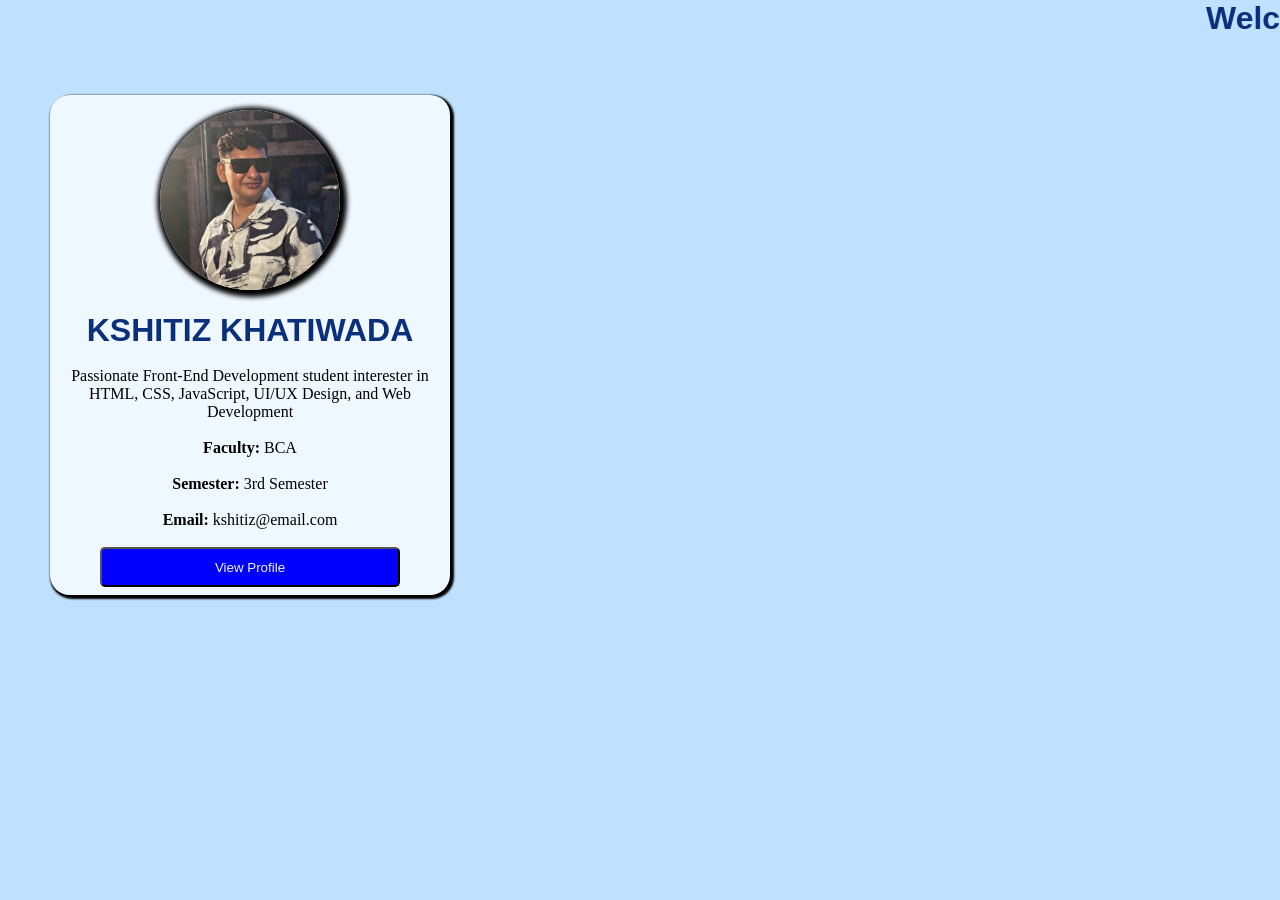
<file: CSS Class 1/index.html>
<!DOCTYPE html>
<html lang="en">
<head>
    <meta charset="UTF-8">
    <meta name="viewport" content="width=device-width, initial-scale=1.0">
    <title>Portfolio</title>
    <link rel="stylesheet" href="style.css">
</head>
<body>
    <h1><marquee>Welcome to my Porfolio hehehe</marquee></h1>
    <div class="container">
        <div class="image">
            <img src="./Img/IMG-Kshitiz-3.jpg" alt="Profile_Image" width="50px" height="50px">
        </div>

        <br>
        <h1>KSHITIZ KHATIWADA</h1><br>

        <p>Passionate Front-End Development student interester in HTML, CSS, JavaScript, UI/UX Design, and Web Development</p>
        
        <br>
        <p><strong>Faculty:</strong> BCA</p><br>
        <p><strong>Semester:</strong> 3rd Semester</p><br>
        <p><strong>Email:</strong> kshitiz@email.com</p><br>

        <div class="button">
            <button>View Profile</button>
        </div>
    </div>
</body>
</html>
</file>
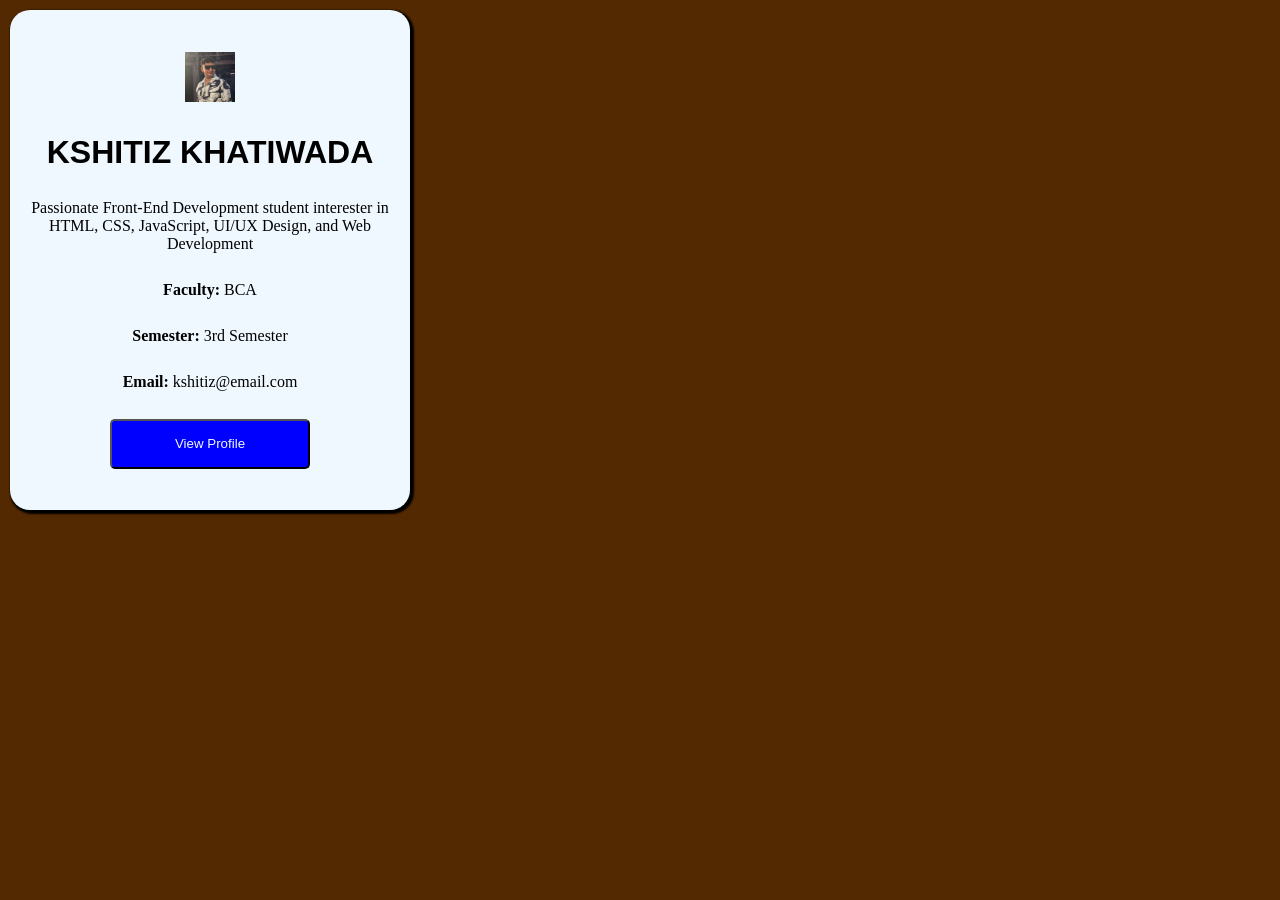
<file: CSS Class 2/index.html>
<!DOCTYPE html>
<html lang="en">
<head>
    <meta charset="UTF-8">
    <meta name="viewport" content="width=device-width, initial-scale=1.0">
    <title>Portfolio</title>
    <link rel="stylesheet" href="kshitiz.css">
</head>
<body>

    <div id="container">
        <div class="image">
            <img src="./Img/IMG-Kshitiz-3.jpg" alt="Profile_Image" width="50px" height="50px">
        </div>

        <br>
        <h1>KSHITIZ KHATIWADA</h1><br>

        <p>Passionate Front-End Development student interester in HTML, CSS, JavaScript, UI/UX Design, and Web Development</p>
        
        <br>
        <p><strong>Faculty:</strong> BCA</p><br>
        <p><strong>Semester:</strong> 3rd Semester</p><br>
        <p><strong>Email:</strong> kshitiz@email.com</p><br>

        <div class="button">
            <button>View Profile</button>
        </div>
    </div>

</body>
</html>
</file>
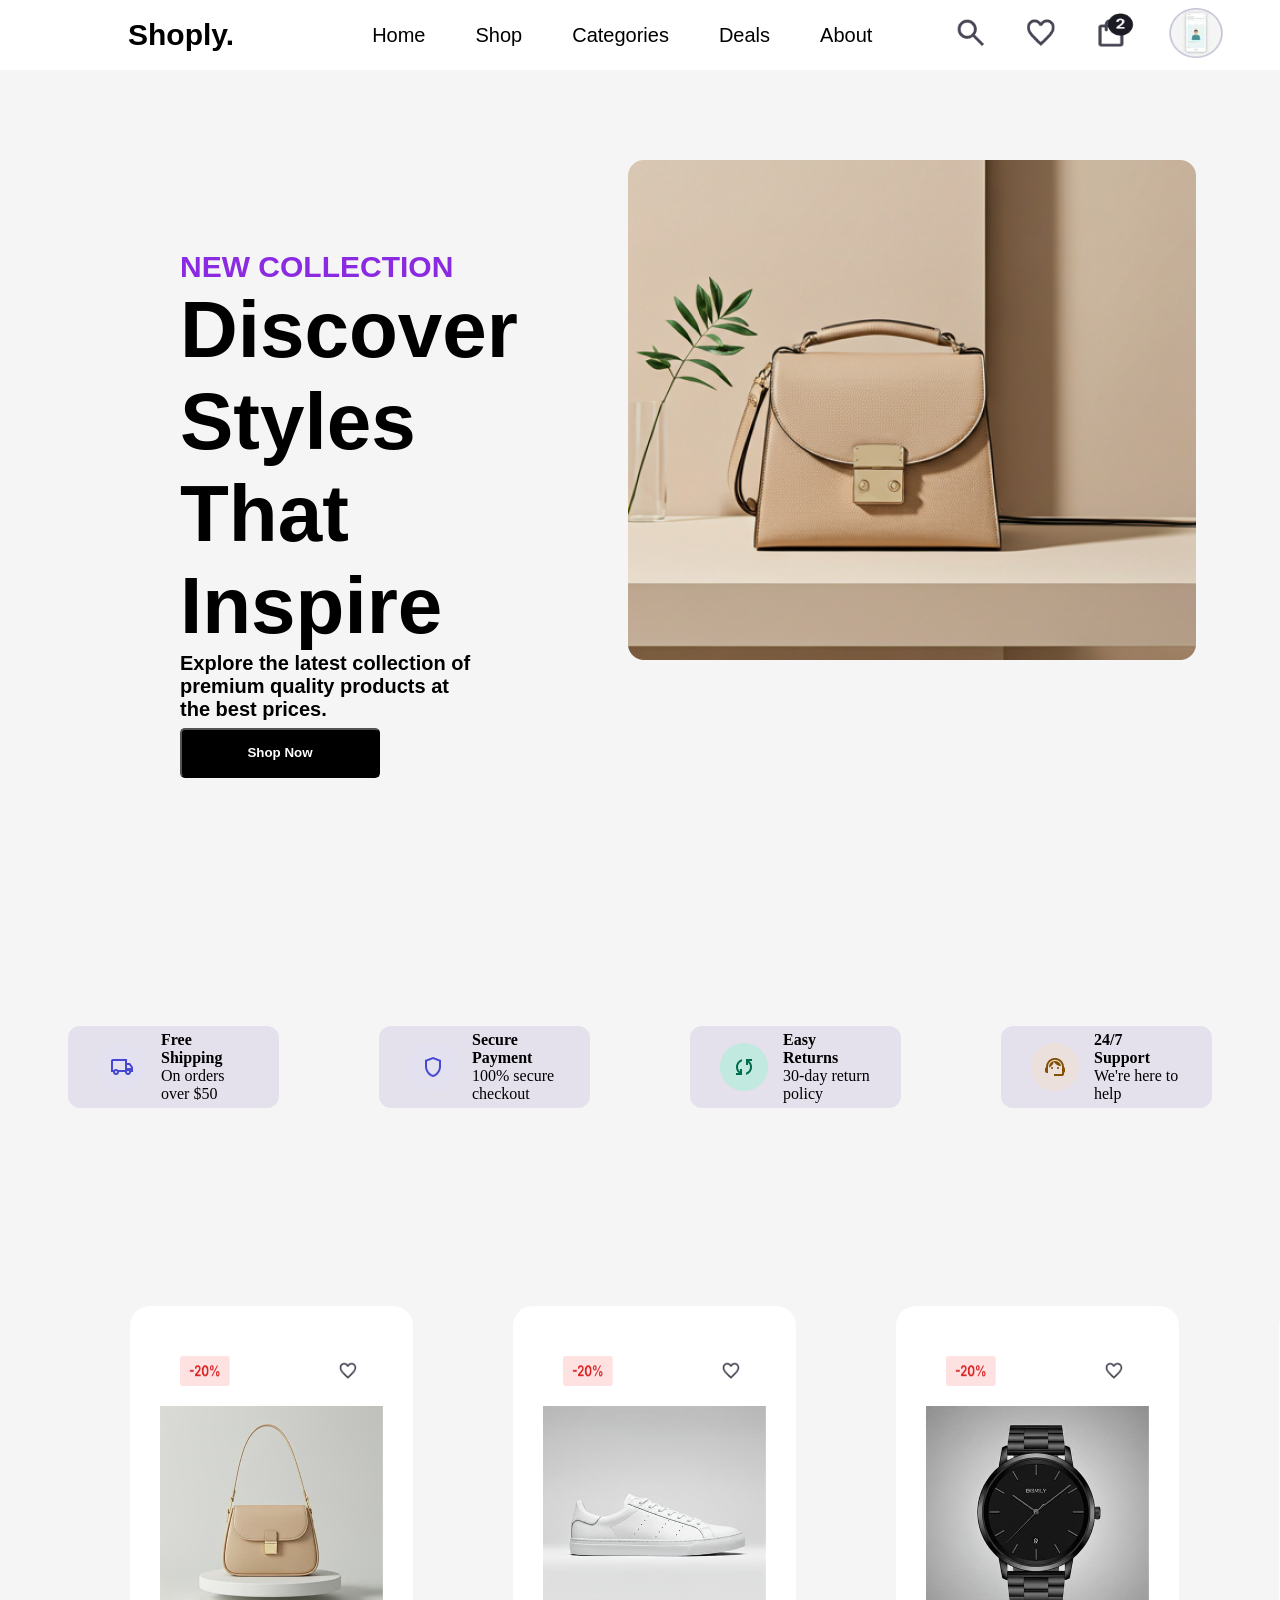
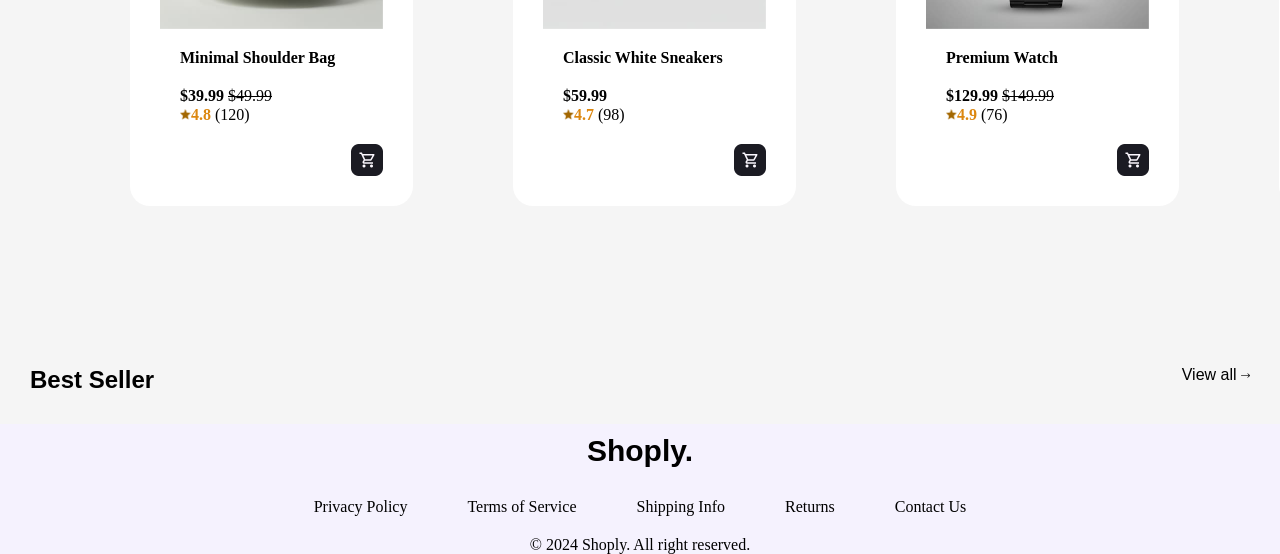
<file: Assignments/Assignment 1/index.html>
<!DOCTYPE html>
<html lang="en">

<head>
    <meta charset="UTF-8">
    <meta name="viewport" content="width=device-width, initial-scale=1.0">
    <title>Shoply.</title>
    <link rel="stylesheet" href="style.css">
</head>

<body>

    <div id="nav-container">
        <div class="navbar">
            <div class="logo">
                <span><strong>Shoply.</strong></span>
            </div>
            <nav class="nav-menu">
                <a href="#">Home</a>
                <a href="#">Shop</a>
                <a href="#">Categories</a>
                <a href="#">Deals</a>
                <a href="#">About</a>
            </nav>
            <div class="nav-buttons">
                <span><img src="./img/Button.png" width="50px" height="50px"></span>
                <span><img src="./img/Button (1).png" width="50px" height="50px"></span>
                <span><img src="./img/Button (2).png" width="50px" height="50px"></span>
                <span><img src="./img/profile.png" width="70px" height="50px"></span>
            </div>
        </div>
    </div>

    <div id="main-container">
        <div class="hero-section">
            <div class="text">
                <h4 id="title-text">NEW COLLECTION</h4>
                <h1>Discover Styles <br> That Inspire</h1>
                <h6 id="messege-text">Explore the latest collection of premium quality products at <br> the best prices.
                </h6>
                <div><button class="hero-button"><strong>Shop Now</strong></button></div>
            </div>
            <div class="background">
                <img src="./img/Background.png" alt="image here" width="568px" height="500px">
            </div>
        </div>

        <div class="feature-section">
            <div class="box1">
                <img src="./img/Overlay.png" width="48px" height="48px">
                <p><strong>Free Shipping</strong><br>On orders over $50</p>
            </div>
            <div class="box2">
                <img src="./img/Overlay (1).png" width="48px" height="48px">
                <p><strong>Secure Payment</strong><br>100% secure checkout</p>
            </div>
            <div class="box3">
                <img src="./img/Overlay (2).png" width="48px" height="48px">
                <p><strong>Easy Returns</strong><br>30-day return policy</p>
            </div>
            <div class="box4">
                <img src="./img/Overlay (3).png" width="48px" height="48px">
                <p><strong>24/7 Support</strong><br>We're here to help</p>
            </div>
        </div>

        <div class="seller-section">
            <div class="container1">
                <div class="first-row">
                    <img src="./img/Background (1).png" width="50px" height="30px">
                    <img src="./img/Button (1).png" width="30px" height="30px">
                </div>
                <img src="./img/Bag.png" width="223px" height="223px;">
                <div class="second-row">
                    <strong>Minimal Shoulder Bag</strong><br>
                    <p><strong>$39.99</strong> <del>$49.99</del></p>
                    <p><img src="./img/Icon.png" width="11px" height="11px"><strong class="tag">4.8</strong> (120)</p>
                </div>
                <div class="cart">
                    <img src="./img/Button (4).png" width="32px" height="32px">
                </div>
            </div>
            <div class="container2">
                <div class="first-row">
                    <img src="./img/Background (1).png" width="50px" height="30px">
                    <img src="./img/Button (1).png" width="30px" height="30px">
                </div>
                <img src="./img/shoes.png" width="223px" height="223px;">
                <div class="second-row">
                    <strong>Classic White Sneakers</strong><br>
                    <p><strong>$59.99</strong></p>
                    <p><img src="./img/Icon.png" width="11px" height="11px"><strong class="tag">4.7</strong> (98)</p>
                </div>
                <div class="cart">
                    <img src="./img/Button (4).png" width="32px" height="32px">
                </div>
            </div>

            <div class="container3">
                <div class="first-row">
                    <img src="./img/Background (1).png" width="50px" height="30px">
                    <img src="./img/Button (1).png" width="30px" height="30px">
                </div>
                <img src="./img/Watch.png" width="223px" height="223px;">
                <div class="second-row">
                    <strong>Premium Watch</strong><br>
                    <p><strong>$129.99</strong> <del>$149.99</del></p>
                    <p><img src="./img/Icon.png" width="11px" height="11px"><strong class="tag">4.9</strong> (76)</p>
                </div>
                <div class="cart">
                    <img src="./img/Button (4).png" width="32px" height="32px">
                </div>
            </div>

            <div class="container4">
                <div class="first-row">
                    <img src="./img/Button (1).png" width="30px" height="30px">
                </div>
                <img src="./img/sunglass.png" width="223px" height="223px;">
                <div class="second-row">
                    <strong>UV Protection Sunglasses</strong><br>
                    <p><strong>$29.99</strong> <del>$49.99</del></p>
                    <p><img src="./img/Icon.png" width="11px" height="11px"><strong class="tag">4.6</strong> (64)</p>
                </div>
                <div class="cart">
                    <img src="./img/Button (4).png" width="32px" height="32px">
                </div>
            </div>
        </div>
    </div>

     <div class="best-seller">
                <h2>Best Seller</h2>
                <p>View all <img src="./img/arrow.png" width="9px" height="9px"></p>
            </div>

    <div class="footer">
        <div class="footer-logo">
            <span><strong>Shoply.</strong></span>
        </div>

        <div class="list">
            <p>Privacy Policy</p>
            <p>Terms of Service</p>
            <p>Shipping Info</p>
            <p>Returns</p>
            <p>Contact Us</p>
        </div>

        <div class="footer-text">
            <p>© 2024 Shoply. All right reserved.</p>
        </div>
    </div>

</body>

</html>
</file>
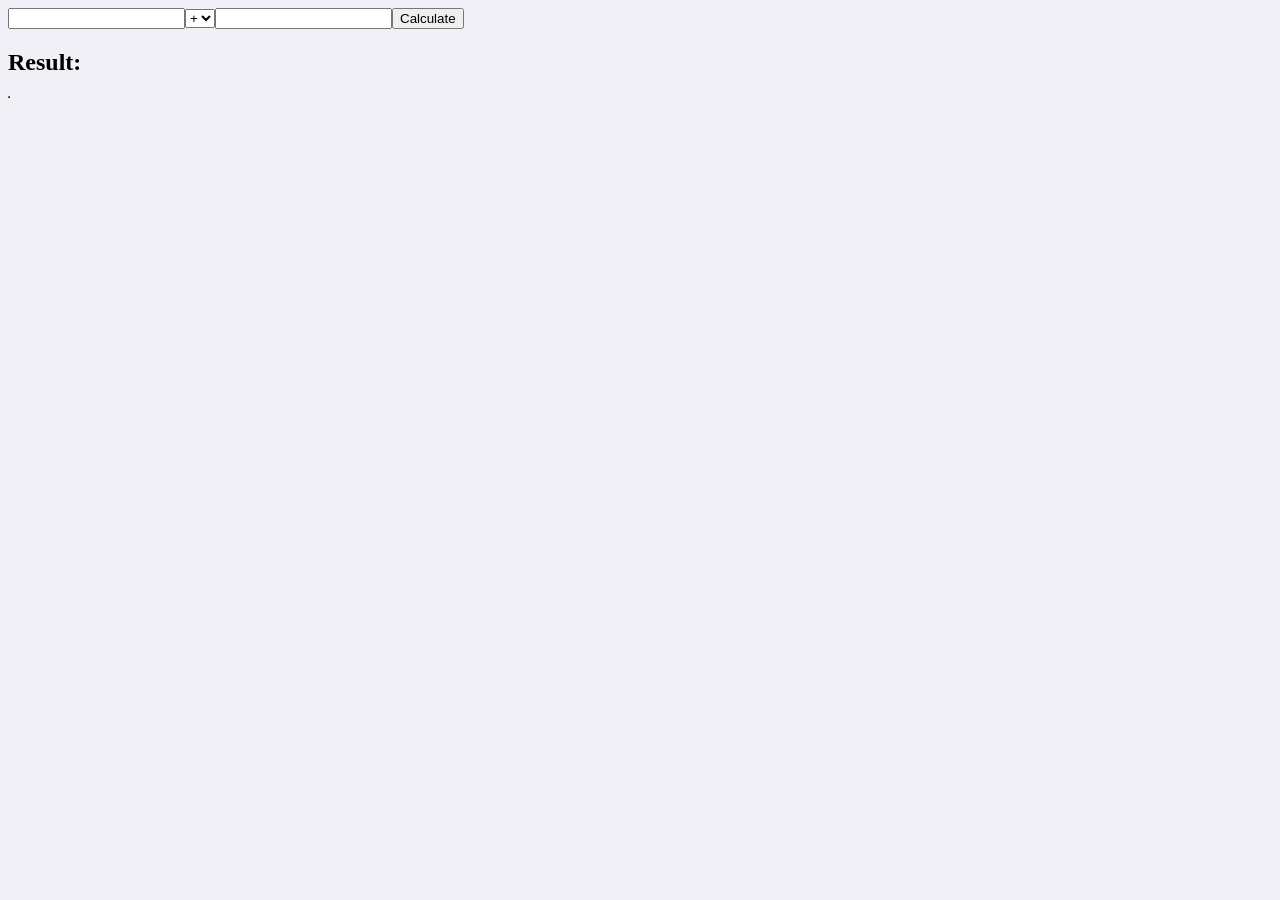
<file: Classes/JavaScriptClass1/index.html>
<!DOCTYPE html>
<html lang="en">
<head>
    <meta charset="UTF-8">
    <meta name="viewport" content="width=device-width, initial-scale=1.0">
    <title>JavaScript</title>
    <script type="module" src="index.js"></script>
    <!-- <link rel="stylesheet" href="style.css"> -->
</head>

<body bgcolor="#f0f0f6">
    <table border="1" cellpadding="10">
        <!-- <thead>
            <tr>
                <th>ID</th>
                <th>Name</th>
                <th>Email</th>
            </tr>
        </thead>
        <tbody id="tableBody"></tbody>

        <h1 id="h1"></h1> -->

        <!-- <input type="text" class="first"> 
        <input type="text" class="second">
        <button class="submit">Calculate</button>
        <h1 class="output"></h1> -->

        <input type="number" id="num1">

        <select id="operator">
        <option value="add">+</option>
        <option value="subtract">-</option>
        <option value="multiply">*</option>
        <option value="divide">/</option>
    </select>

    <input type="number" id="num2">
    <button id="calcButton">Calculate</button>
    
    <h2 id="result">Result: </h2>

        <!-- <div class="container"></div> -->
        
    </table>
    <!-- <h1>Rehan ko dokan</h1>
    <div id="container">
    </div> -->

    

</body>
</html>
</file>
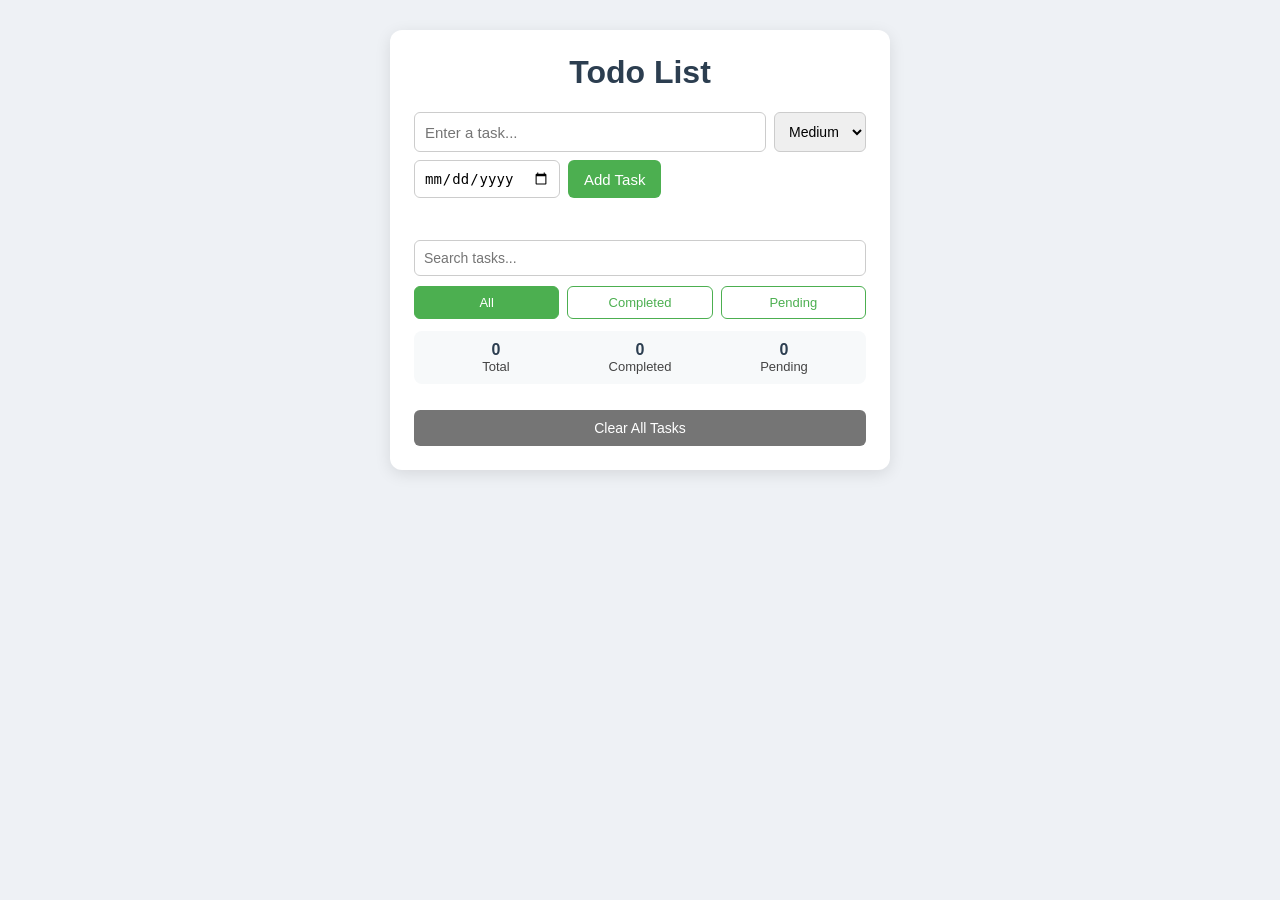
<file: Classes/To-Do App/index.html>
<!DOCTYPE html>
<html lang="en">
<head>
<meta charset="UTF-8">
<meta name="viewport" content="width=device-width, initial-scale=1.0">
<title>Todo App</title>
<style src="script.js"></style>
<link rel="stylesheet" href="style.css">

</head>
<body>

<div class="container">
  <h1>Todo List</h1>

  <div class="input-row">
    <input type="text" id="taskInput" placeholder="Enter a task...">
    <select id="priorityInput">
      <option value="Low">Low</option>
      <option value="Medium" selected>Medium</option>
      <option value="High">High</option>
    </select>
    <input type="date" id="dueDateInput">
    <button id="addBtn">Add Task</button>
  </div>
  <div id="errorMsg"></div>

  <input type="text" id="searchInput" placeholder="Search tasks...">

  <div class="filters">
    <button class="filter-btn active" data-filter="all">All</button>
    <button class="filter-btn" data-filter="completed">Completed</button>
    <button class="filter-btn" data-filter="pending">Pending</button>
  </div>

  <div class="stats">
    <div><strong id="totalCount">0</strong>Total</div>
    <div><strong id="completedCount">0</strong>Completed</div>
    <div><strong id="pendingCount">0</strong>Pending</div>
  </div>

  <ul id="taskList"></ul>

  <button id="clearAllBtn">Clear All Tasks</button>
</div>

</body>
</html>
</file>
<file: CSS Class 1/style.css>
*{
    margin: 0;
    padding: 0;
    box-sizing: border-box;
}
.container{
    background-color:aliceblue;
    height: 500px;
    width: 400px;
    margin: 50px;
    padding: 15px;
    text-align: center;
    border-radius: 20px;
    justify-content: center;
    box-shadow: 2px 2px 2px 2px black;
}

body{
    background-color: rgb(192, 225, 254);
    font-family:'Times New Roman', Times, serif;
}

img{
    width: 180px;
    height: 180px;
    border-radius: 50%;
    box-shadow: 2px 2px 5px 5px black;
}

h1{
 font-family: 'Franklin Gothic Medium', 'Arial Narrow', Arial, sans-serif;
 color:rgb(10, 48, 123);
}



button{
    color:aliceblue;
    background-color: blue;
    height:40px;
    width: 300px;
    text-align: center;
    border-radius: 5px;
}
</file>
<file: CSS Class 2/kshitiz.css>
*{
    margin:0;
    padding:0;
    box-sizing: border-box;
}

body{
    background-color: rgb(83, 41, 2);
    margin:10px;
}

h1{
    font-family: 'Franklin Gothic Medium', 'Arial Narrow', Arial, sans-serif;
}

#container{
    display: flex;
    justify-content:center;
    flex-direction:column;
    gap: 5px;
    background-color:aliceblue;
    height: 500px;
    width: 400px;
    text-align: center;
    border-radius: 20px;
    box-shadow: 2px 2px 2px 2px black;
}

image{
    border-radius: 50%;
    height: 150px;
    width: 150px;
    border: 1px solid black;
    box-shadow: 2px 4px 20px 4px black;
    margin: bottom;
}

button{
    background-color: blue;
    color:aliceblue;
    height:50px;
    width: 200px;
    text-align: center;
    align-items: center;
    border-radius: 5px;
}
</file>
<file: Assignments/Assignment 1/style.css>
*{
    margin: 0;
    padding: 0;
    box-sizing: border-box;
}

body{
    background-color: whitesmoke;
}

.navbar{
    width: 100%;
    height: 70px;
    display: flex;
    flex-direction: row;
    align-items: center;
    justify-content:space-between;
    gap: 10px;
    background-color: rgb(255, 255, 255);
}

.logo{
    font-family: 'Plus Jakarta Sans', 'Arial Narrow', Arial, sans-serif;
    font-size: 30px;
    font-weight: 100px;
    padding:10%;
}

.nav-menu{
    display: flex;
    align-items: center;
    flex-direction: row;
    justify-content: center;
    gap: 50px;
    font-family: 'Franklin Gothic Medium', 'Arial Narrow', Arial, sans-serif;
    font-style: normal;
    font-size: 20px;
}

a{
    text-decoration: none;
    color: black;
}

a:hover {
    text-decoration: underline;
    color: blue;
}

.nav-buttons{
    display: flex;
    flex-direction: row;
    justify-content: space-between;
    gap: 20px;
    padding: 5%;
}

#main-container{
    display: flex;
    flex-direction: column;
    width: 100%;
}

.hero-section{
    display: flex;
    flex-direction: row;
    margin: 50px;
    padding:30px;
    justify-content: space-between;
}

.text{
    font-family: 'Franklin Gothic Medium', 'Arial Narrow', Arial, sans-serif;
    font-size: 40px;
    display: flex;
    flex-direction: column;
    gap: 10%;
    padding: 100px;
    justify-content: center;
    align-items: flex-start;
}

#title-text{
    color: blueviolet;
    font-size: 30px;
}

#messege-text{
    font-size:20px;
    font-style: normal;
    font-family:'Trebuchet MS', 'Lucida Sans Unicode', 'Lucida Grande', 'Lucida Sans', Arial, sans-serif;
}

.hero-button{   
    background-color: rgb(0, 0, 0);
    color:rgb(255, 255, 255);
    height:50px;
    width: 200px;
    text-align: center;
    align-items: center;
    align-self: stretch;
    border-radius: 5px;
}

.hero-button:hover {
    text-decoration: underline;
    color: blue;
}

.background{
    padding: 10px;
    display: flex;
    align-items: flex-start;
}

.feature-section{
    display: flex;
    flex-direction: row;
    margin: 10px;
    padding:8px;
    justify-content: space-evenly;
}

.box1{
    display: flex;
    flex-direction: row;
    margin: 50px;
    padding:30px;
    background-color: #E4E1ED;
    align-items: center;
    border-radius: 12px;
    width:280px;
    height:82px;
    gap:15px;
}

.box2{
    display: flex;
    flex-direction: row;
    margin: 50px;
    padding:30px;
    background-color: #E4E1ED;
    align-items: center;
    border-radius: 12px;
    width:280px;
    height:82px;
    gap:15px;
}
.box3{
    display: flex;
    flex-direction: row;
    margin: 50px;
    padding:30px;
    background-color: #E4E1ED;
    align-items: center;
    border-radius: 12px;
    width:280px;
    height:82px;
    gap:15px;
}
.box4{
    display: flex;
    flex-direction: row;
    margin: 50px;
    padding:30px;
    background-color: #E4E1ED;
    align-items: center;
    border-radius: 12px;
    width:280px;
    height:82px;
    gap:15px;
}

.footer{
    display: flex;
    flex-direction: column;
    justify-content: center;
    align-items: center;
    background-color: #F5F2FE;
}

.footer-logo{
    font-family: 'Plus Jakarta Sans', 'Arial Narrow', Arial, sans-serif;
    font-size: 30px;
    font-weight: 100px;
    padding: 10px;
    align-items: center;
    justify-content: center;
}

.list{
    display: flex;
    flex-direction: row;
    gap: 60px;
    padding: 20px;
}

.footer.text{
    display: flex;
    flex-direction: row;
    gap: 60px;
    padding: 20px;
}

.seller-section{
    display: flex;
    flex-direction: row;
    margin: 50px;
    padding:30px;
    justify-content: space-between;
}

.container1{
    display: flex;
    flex-direction:column;
    margin: 50px;
    padding:30px;
    justify-content: space-between;
    background-color:white;
     border-radius: 20px;
}

.container2{
    display: flex;
    flex-direction:column;
    margin: 50px;
    padding:30px;
    justify-content: space-between;
    background-color:white;
    border-radius: 20px;
}

.container3{
    display: flex;
    flex-direction:column;
    margin: 50px;
    padding:30px;
    justify-content: space-between;
    background-color:white;
     border-radius: 20px;
}

.container4{
    display: flex;
    flex-direction:column;
    margin: 50px;
    padding:30px;
    align-items: flex-end;
    background-color:white;
    border-radius: 20px;
}

.first-row{
    display: flex;
    flex-direction:row;
    justify-content:space-between;
    padding:10px;
    margin: 10px;
}

.second-row{
    display: flex;
    flex-direction:column;
    justify-content:flex-start;
    padding:10px;
    margin: 10px;
    gap: 1px;
}

.tag{
    color: rgb(220, 135, 15);
}

.cart{
    display:flex;
    flex-direction: row;
    justify-content: flex-end;
}

.best-seller{
    display: flex;
    flex-direction: row;
    justify-content: space-between;
    padding:30px;
    font-family: 'Franklin Gothic Medium', 'Arial Narrow', Arial, sans-serif;
}
</file>
<file: Classes/JavaScriptClass1/style.css>
/* *{
    margin: 0;
    padding: 0;
    box-sizing: border-box;
}



body{
    background-color: rgb(207, 231, 253);
    font-family:'Franklin Gothic Medium', 'Arial Narrow', Arial, sans-serif;
}

#container{
    display: flex;
    gap:20px;
    flex-direction: row;
    flex-wrap: wrap;
    text-align: center;
    margin: 0 auto;
}

.card{
    display: flex;
    justify-content:center;
    flex-direction:column;
    margin: 10px;
    padding: 10px;
    gap: 0.5px;
    background-color:rgb(255, 255, 255);
    height: 530px;
    width: 400px;
    text-align: center;
    border-radius: 20px;
    box-shadow: 1px 1px 1px 1px black;
}

img{
    width: auto;
    height: auto;
}

h1{
    justify-content: center;
    text-align: center;
    margin:10px;
    padding:10px;
}

 */
</file>
<file: Classes/To-Do App/style.css>
* { box-sizing: border-box; }
  body {
    font-family: Arial, sans-serif;
    background: #eef1f5;
    margin: 0;
    padding: 30px 12px;
    display: flex;
    justify-content: center;
  }
  .container {
    background: #fff;
    width: 100%;
    max-width: 500px;
    border-radius: 12px;
    padding: 24px;
    box-shadow: 0 4px 16px rgba(0,0,0,0.1);
  }
  h1 {
    text-align: center;
    margin-top: 0;
    color: #2c3e50;
  }

  /* Add task row */
  .input-row {
    display: flex;
    flex-wrap: wrap;
    gap: 8px;
    margin-bottom: 6px;
  }
  #taskInput {
    flex: 1 1 140px;
    padding: 10px;
    border: 1px solid #ccc;
    border-radius: 6px;
    font-size: 15px;
  }
  select#priorityInput {
    padding: 10px;
    border: 1px solid #ccc;
    border-radius: 6px;
    font-size: 14px;
  }
  input#dueDateInput {
    padding: 9px;
    border: 1px solid #ccc;
    border-radius: 6px;
    font-size: 14px;
  }
  #addBtn {
    padding: 10px 16px;
    background: #4caf50;
    color: white;
    border: none;
    border-radius: 6px;
    cursor: pointer;
    font-size: 15px;
  }
  #addBtn:hover { background: #43a047; }

  #errorMsg {
    color: #e53935;
    font-size: 13px;
    min-height: 16px;
    margin-bottom: 10px;
  }

  /* Search */
  #searchInput {
    width: 100%;
    padding: 9px;
    margin: 10px 0;
    border: 1px solid #ccc;
    border-radius: 6px;
    font-size: 14px;
  }

  /* Filters */
  .filters {
    display: flex;
    gap: 8px;
    margin-bottom: 12px;
  }
  .filter-btn {
    flex: 1;
    padding: 8px;
    border: 1px solid #4caf50;
    background: #fff;
    color: #4caf50;
    border-radius: 6px;
    cursor: pointer;
    font-size: 13px;
  }
  .filter-btn.active {
    background: #4caf50;
    color: #fff;
  }

  /* Stats */
  .stats {
    display: flex;
    justify-content: space-between;
    background: #f7f9fa;
    border-radius: 8px;
    padding: 10px;
    margin-bottom: 12px;
    font-size: 13px;
    color: #444;
  }
  .stats div { text-align: center; flex: 1; }
  .stats strong { display: block; font-size: 16px; color: #2c3e50; }

  /* Task list */
  ul#taskList {
    list-style: none;
    padding: 0;
    margin: 0;
    max-height: 360px;
    overflow-y: auto;
  }
  li.task-item {
    display: flex;
    align-items: flex-start;
    justify-content: space-between;
    padding: 10px;
    border-bottom: 1px solid #eee;
    gap: 8px;
    border-left: 5px solid #ccc;
  }
  li.task-item.priority-High { border-left-color: #e53935; }
  li.task-item.priority-Medium { border-left-color: #fb8c00; }
  li.task-item.priority-Low { border-left-color: #43a047; }

  li.task-item.hidden { display: none; }

  .task-main { flex: 1; min-width: 0; }
  .task-text {
    word-break: break-word;
    font-size: 15px;
    display: block;
  }
  .task-meta {
    font-size: 12px;
    color: #777;
    margin-top: 3px;
  }
  .task-meta .priority-tag {
    font-weight: bold;
  }
  .task-meta .priority-tag.High { color: #e53935; }
  .task-meta .priority-tag.Medium { color: #fb8c00; }
  .task-meta .priority-tag.Low { color: #43a047; }

  .overdue {
    color: #e53935;
    font-weight: bold;
  }

  li.task-item.completed .task-text {
    text-decoration: line-through;
    color: #999;
  }
  li.task-item.completed {
    background: #f5fbf5;
  }

  .btn-group { display: flex; gap: 6px; flex-shrink: 0; }
  .complete-btn, .delete-btn {
    border: none;
    border-radius: 5px;
    padding: 6px 9px;
    cursor: pointer;
    font-size: 12px;
    color: white;
    white-space: nowrap;
  }
  .complete-btn { background: #2196f3; }
  .complete-btn:hover { background: #1976d2; }
  .delete-btn { background: #e53935; }
  .delete-btn:hover { background: #c62828; }

  .empty-msg {
    text-align: center;
    color: #999;
    padding: 16px;
    font-size: 14px;
  }

  #clearAllBtn {
    width: 100%;
    margin-top: 14px;
    padding: 10px;
    background: #757575;
    color: white;
    border: none;
    border-radius: 6px;
    cursor: pointer;
    font-size: 14px;
  }
  #clearAllBtn:hover { background: #616161; }

  @media (max-width: 420px) {
    .input-row { flex-direction: column; }
    select#priorityInput, input#dueDateInput, #addBtn { width: 100%; }
  }
</file>
